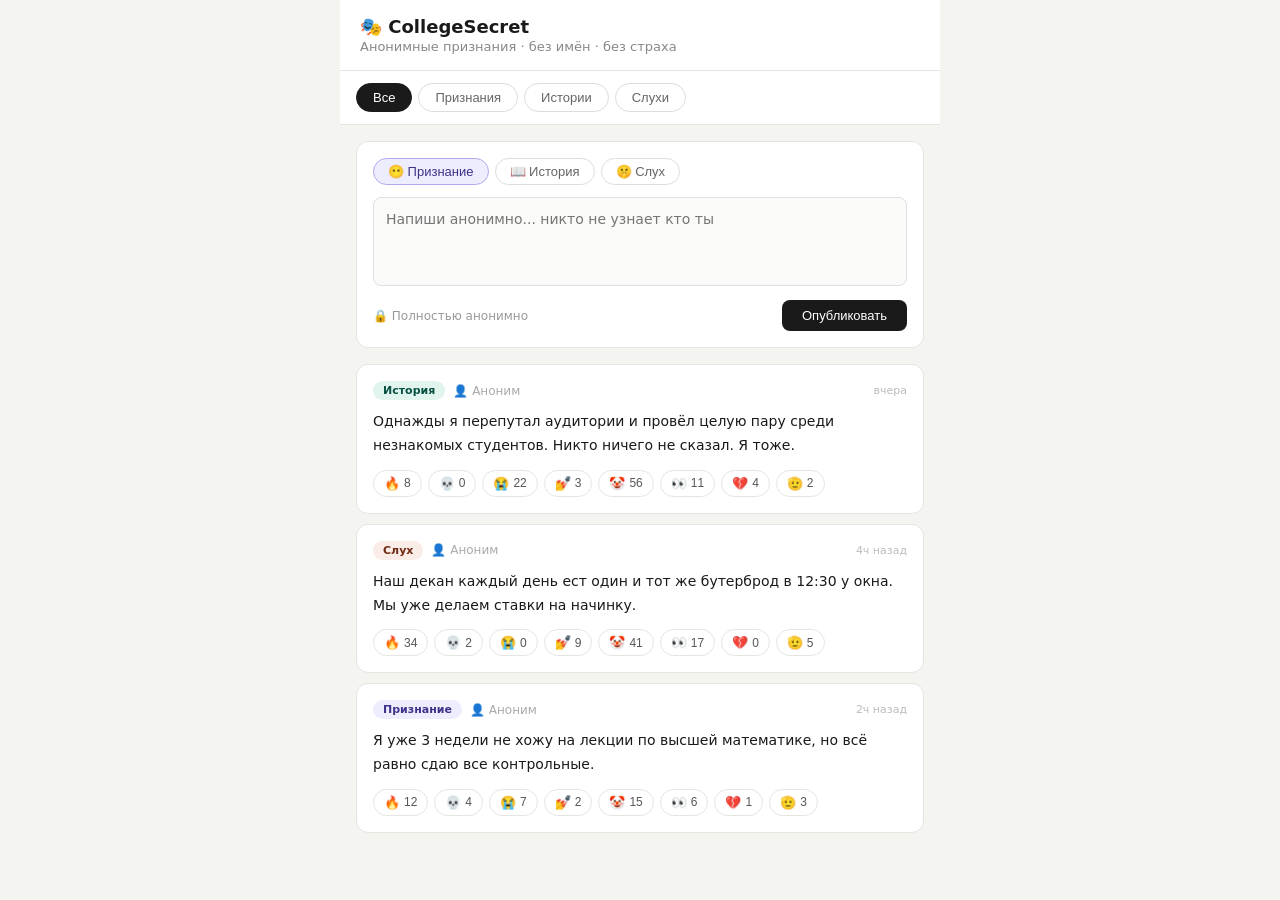
<file: index.html>
<!DOCTYPE html>
<html lang="ru">
<head>
  <meta charset="UTF-8">
  <meta name="viewport" content="width=device-width, initial-scale=1.0">
  <title>CollegeSecret</title>
  <link rel="stylesheet" href="style.css">
</head>
<body>

<div class="app">

  <div class="header">
    <h1>🎭 CollegeSecret</h1>
    <p>Анонимные признания · без имён · без страха</p>
  </div>

  <div class="tabs">
    <button class="tab active" onclick="setFilter('all', this)">Все</button>
    <button class="tab" onclick="setFilter('confession', this)">Признания</button>
    <button class="tab" onclick="setFilter('story', this)">Истории</button>
    <button class="tab" onclick="setFilter('gossip', this)">Слухи</button>
  </div>

  <div class="compose">
    <div class="compose-types">
      <button class="type-btn sel-confession" data-t="confession" onclick="selectType('confession')">😶 Признание</button>
      <button class="type-btn" data-t="story" onclick="selectType('story')">📖 История</button>
      <button class="type-btn" data-t="gossip" onclick="selectType('gossip')">🤫 Слух</button>
    </div>
    <textarea id="txt" rows="3" placeholder="Напиши анонимно... никто не узнает кто ты"></textarea>
    <div class="compose-footer">
      <span class="anon-badge">🔒 Полностью анонимно</span>
      <button class="post-btn" onclick="publish()">Опубликовать</button>
    </div>
  </div>

  <div class="feed" id="feed"></div>

</div>

<script>
  const EMOJIS = ['🔥','💀','😭','💅','🤡','👀','💔','🫡'];
  const typeLabels = { confession: 'Признание', story: 'История', gossip: 'Слух' };
  const tagClass   = { confession: 'tag-confession', story: 'tag-story', gossip: 'tag-gossip' };

  let filter  = 'all';
  let selType = 'confession';
  let nextId  = 4;

  let posts = [
    {
      id: 1, type: 'confession', time: '2ч назад',
      text: 'Я уже 3 недели не хожу на лекции по высшей математике, но всё равно сдаю все контрольные.',
      reactions: {'🔥':12,'💀':4,'😭':7,'💅':2,'🤡':15,'👀':6,'💔':1,'🫡':3}, voted: null
    },
    {
      id: 2, type: 'gossip', time: '4ч назад',
      text: 'Наш декан каждый день ест один и тот же бутерброд в 12:30 у окна. Мы уже делаем ставки на начинку.',
      reactions: {'🔥':34,'💀':2,'😭':0,'💅':9,'🤡':41,'👀':17,'💔':0,'🫡':5}, voted: null
    },
    {
      id: 3, type: 'story', time: 'вчера',
      text: 'Однажды я перепутал аудитории и провёл целую пару среди незнакомых студентов. Никто ничего не сказал. Я тоже.',
      reactions: {'🔥':8,'💀':0,'😭':22,'💅':3,'🤡':56,'👀':11,'💔':4,'🫡':2}, voted: null
    }
  ];

  function render() {
    const feed = document.getElementById('feed');
    const visible = filter === 'all' ? posts : posts.filter(p => p.type === filter);
    if (!visible.length) {
      feed.innerHTML = '<div class="empty">👻 Пока пусто</div>';
      return;
    }
    feed.innerHTML = visible.slice().reverse().map(p => `
      <div class="card">
        <div class="card-top">
          <span class="tag ${tagClass[p.type]}">${typeLabels[p.type]}</span>
          <span style="font-size:12px;color:#aaa">👤 Аноним</span>
          <span class="card-time">${p.time}</span>
        </div>
        <div class="card-text">${p.text}</div>
        <div class="reactions">
          ${EMOJIS.map(e => `
            <button class="react-btn ${p.voted === e ? 'voted' : ''}" onclick="react(${p.id},'${e}')">
              ${e} <span class="react-count">${p.reactions[e] || 0}</span>
            </button>
          `).join('')}
        </div>
      </div>
    `).join('');
  }

  function setFilter(f, btn) {
    filter = f;
    document.querySelectorAll('.tab').forEach(t => t.classList.remove('active'));
    btn.classList.add('active');
    render();
  }

  function selectType(t) {
    selType = t;
    document.querySelectorAll('.type-btn').forEach(b => {
      b.className = 'type-btn';
      if (b.dataset.t === t) b.classList.add('sel-' + t);
    });
    const ph = {
      confession: 'Признайся в том, что скрываешь...',
      story:      'Расскажи свою историю...',
      gossip:     'Поделись слухом анонимно...'
    };
    document.getElementById('txt').placeholder = ph[t];
  }

  function publish() {
    const txt = document.getElementById('txt').value.trim();
    if (!txt) return;
    const r = {};
    EMOJIS.forEach(e => r[e] = 0);
    posts.push({ id: nextId++, type: selType, text: txt, time: 'только что', reactions: r, voted: null });
    document.getElementById('txt').value = '';
    render();
  }

  function react(id, emoji) {
    const p = posts.find(x => x.id === id);
    if (!p) return;
    if (p.voted === emoji) {
      p.reactions[emoji]--;
      p.voted = null;
    } else {
      if (p.voted) p.reactions[p.voted]--;
      p.reactions[emoji] = (p.reactions[emoji] || 0) + 1;
      p.voted = emoji;
    }
    render();
  }

  render();
</script>

</body>
</html>
</file>
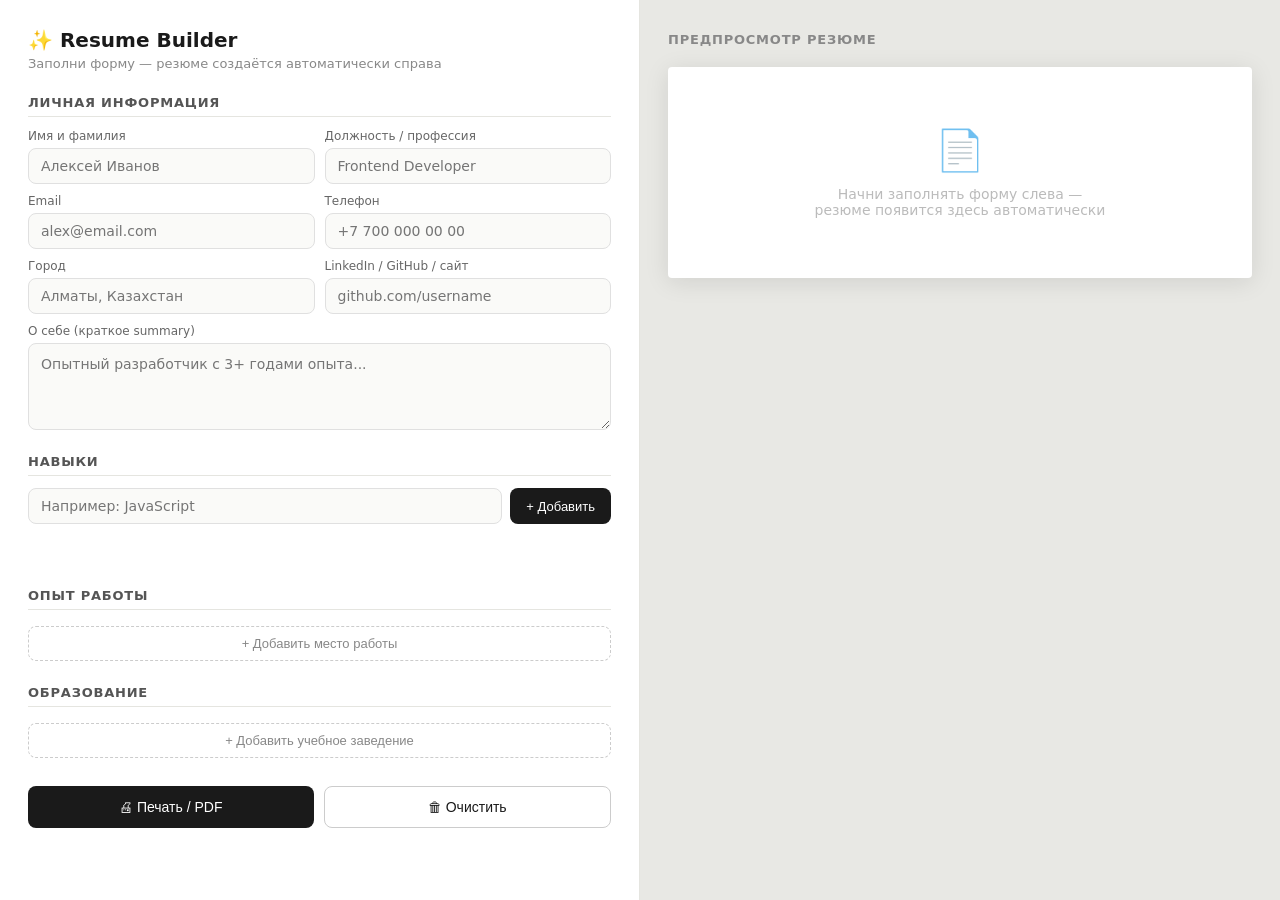
<file: resume-builder/index.html>
<!DOCTYPE html>
<html lang="ru">
<head>
  <meta charset="UTF-8">
  <meta name="viewport" content="width=device-width, initial-scale=1.0">
  <title>AI Resume Builder</title>
  <link rel="stylesheet" href="style.css">
</head>
<body>

<div class="app">

  <!-- ══ LEFT: FORM ══ -->
  <div class="form-panel">
    <h1>✨ Resume Builder</h1>
    <p>Заполни форму — резюме создаётся автоматически справа</p>

    <!-- Personal Info -->
    <div class="section-title">Личная информация</div>

    <div class="field-group">
      <div class="field">
        <label>Имя и фамилия</label>
        <input type="text" id="name" placeholder="Алексей Иванов" oninput="render()">
      </div>
      <div class="field">
        <label>Должность / профессия</label>
        <input type="text" id="jobTitle" placeholder="Frontend Developer" oninput="render()">
      </div>
    </div>

    <div class="field-group">
      <div class="field">
        <label>Email</label>
        <input type="email" id="email" placeholder="alex@email.com" oninput="render()">
      </div>
      <div class="field">
        <label>Телефон</label>
        <input type="text" id="phone" placeholder="+7 700 000 00 00" oninput="render()">
      </div>
    </div>

    <div class="field-group">
      <div class="field">
        <label>Город</label>
        <input type="text" id="city" placeholder="Алматы, Казахстан" oninput="render()">
      </div>
      <div class="field">
        <label>LinkedIn / GitHub / сайт</label>
        <input type="text" id="link" placeholder="github.com/username" oninput="render()">
      </div>
    </div>

    <div class="field-group full">
      <div class="field">
        <label>О себе (краткое summary)</label>
        <textarea id="summary" rows="3" placeholder="Опытный разработчик с 3+ годами опыта..." oninput="render()"></textarea>
      </div>
    </div>

    <!-- Skills -->
    <div class="section-title">Навыки</div>
    <div class="skills-input-wrap">
      <input type="text" id="skillInput" placeholder="Например: JavaScript" onkeydown="skillKeydown(event)">
      <button class="add-btn" onclick="addSkill()">+ Добавить</button>
    </div>
    <div class="tags" id="skillTags"></div>

    <!-- Experience -->
    <div class="section-title">Опыт работы</div>
    <div id="expBlocks"></div>
    <button class="add-entry-btn" onclick="addExp()">+ Добавить место работы</button>

    <!-- Education -->
    <div class="section-title">Образование</div>
    <div id="eduBlocks"></div>
    <button class="add-entry-btn" onclick="addEdu()">+ Добавить учебное заведение</button>

    <!-- Actions -->
    <div class="actions">
      <button class="btn-primary" onclick="window.print()">🖨 Печать / PDF</button>
      <button class="btn-secondary" onclick="clearAll()">🗑 Очистить</button>
    </div>
  </div>

  <!-- ══ RIGHT: PREVIEW ══ -->
  <div class="preview-panel">
    <h2>Предпросмотр резюме</h2>
    <div id="resume">
      <div class="empty-preview">
        <div style="font-size:40px;margin-bottom:12px">📄</div>
        Начни заполнять форму слева —<br>резюме появится здесь автоматически
      </div>
    </div>
  </div>

</div>

<script>
  let skills = [];
  let experiences = [];
  let educations = [];
  let expIdCounter = 0;
  let eduIdCounter = 0;

  /* ── SKILLS ── */
  function skillKeydown(e) {
    if (e.key === 'Enter') addSkill();
  }

  function addSkill() {
    const input = document.getElementById('skillInput');
    const val = input.value.trim();
    if (!val || skills.includes(val)) { input.value = ''; return; }
    skills.push(val);
    input.value = '';
    renderTags();
    render();
  }

  function removeSkill(s) {
    skills = skills.filter(x => x !== s);
    renderTags();
    render();
  }

  function renderTags() {
    document.getElementById('skillTags').innerHTML = skills.map(s => `
      <span class="tag">${s}<button onclick="removeSkill('${s}')" title="Удалить">×</button></span>
    `).join('');
  }

  /* ── EXPERIENCE ── */
  function addExp() {
    const id = expIdCounter++;
    experiences.push({ id, company: '', role: '', period: '', desc: '' });
    renderExpBlocks();
  }

  function removeExp(id) {
    experiences = experiences.filter(e => e.id !== id);
    renderExpBlocks();
    render();
  }

  function renderExpBlocks() {
    document.getElementById('expBlocks').innerHTML = experiences.map(e => `
      <div class="entry-block">
        <button class="remove-entry" onclick="removeExp(${e.id})">×</button>
        <div class="field-group">
          <div class="field">
            <label>Компания</label>
            <input type="text" value="${e.company}" placeholder="Google" oninput="updateExp(${e.id},'company',this.value)">
          </div>
          <div class="field">
            <label>Должность</label>
            <input type="text" value="${e.role}" placeholder="Junior Developer" oninput="updateExp(${e.id},'role',this.value)">
          </div>
        </div>
        <div class="field-group full" style="margin-top:10px">
          <div class="field">
            <label>Период</label>
            <input type="text" value="${e.period}" placeholder="2022 — 2024" oninput="updateExp(${e.id},'period',this.value)">
          </div>
        </div>
        <div class="field-group full" style="margin-top:10px">
          <div class="field">
            <label>Описание обязанностей</label>
            <textarea rows="2" placeholder="Разрабатывал интерфейсы на React..." oninput="updateExp(${e.id},'desc',this.value)">${e.desc}</textarea>
          </div>
        </div>
      </div>
    `).join('');
  }

  function updateExp(id, field, value) {
    const e = experiences.find(x => x.id === id);
    if (e) { e[field] = value; render(); }
  }

  /* ── EDUCATION ── */
  function addEdu() {
    const id = eduIdCounter++;
    educations.push({ id, school: '', degree: '', period: '' });
    renderEduBlocks();
  }

  function removeEdu(id) {
    educations = educations.filter(e => e.id !== id);
    renderEduBlocks();
    render();
  }

  function renderEduBlocks() {
    document.getElementById('eduBlocks').innerHTML = educations.map(e => `
      <div class="entry-block">
        <button class="remove-entry" onclick="removeEdu(${e.id})">×</button>
        <div class="field-group">
          <div class="field">
            <label>Учебное заведение</label>
            <input type="text" value="${e.school}" placeholder="КазНУ" oninput="updateEdu(${e.id},'school',this.value)">
          </div>
          <div class="field">
            <label>Специальность / степень</label>
            <input type="text" value="${e.degree}" placeholder="Информационные системы" oninput="updateEdu(${e.id},'degree',this.value)">
          </div>
        </div>
        <div class="field-group full" style="margin-top:10px">
          <div class="field">
            <label>Период</label>
            <input type="text" value="${e.period}" placeholder="2020 — 2024" oninput="updateEdu(${e.id},'period',this.value)">
          </div>
        </div>
      </div>
    `).join('');
  }

  function updateEdu(id, field, value) {
    const e = educations.find(x => x.id === id);
    if (e) { e[field] = value; render(); }
  }

  /* ── RENDER RESUME ── */
  function val(id) {
    return document.getElementById(id)?.value?.trim() || '';
  }

  function render() {
    const name     = val('name');
    const jobTitle = val('jobTitle');
    const email    = val('email');
    const phone    = val('phone');
    const city     = val('city');
    const link     = val('link');
    const summary  = val('summary');

    const hasAny = name || jobTitle || email || phone || skills.length || experiences.length || educations.length;

    if (!hasAny) {
      document.getElementById('resume').innerHTML = `
        <div class="empty-preview">
          <div style="font-size:40px;margin-bottom:12px">📄</div>
          Начни заполнять форму слева —<br>резюме появится здесь автоматически
        </div>`;
      return;
    }

    const contactsHTML = [
      email && `📧 ${email}`,
      phone && `📞 ${phone}`,
      city  && `📍 ${city}`,
      link  && `🔗 ${link}`
    ].filter(Boolean).map(c => `<span>${c}</span>`).join('');

    const skillsHTML = skills.length
      ? skills.map(s => `<span class="skill-pill">${s}</span>`).join('')
      : '<span style="font-size:12px;color:#bbb;font-family:system-ui">Навыки не добавлены</span>';

    const expHTML = experiences.length
      ? experiences.map(e => `
          <div class="resume-entry">
            <div class="resume-entry-title">${e.role || 'Должность'}</div>
            <div class="resume-entry-sub">
              <span>${e.company || 'Компания'}</span>
              <span style="color:#aaa">${e.period || ''}</span>
            </div>
            ${e.desc ? `<div class="resume-entry-desc">${e.desc}</div>` : ''}
          </div>
        `).join('')
      : '<div style="font-size:12px;color:#bbb;font-family:system-ui">Опыт не добавлен</div>';

    const eduHTML = educations.length
      ? educations.map(e => `
          <div class="resume-entry">
            <div class="resume-entry-title">${e.school || 'Учебное заведение'}</div>
            <div class="resume-entry-sub">
              <span>${e.degree || ''}</span>
              <span style="color:#aaa">${e.period || ''}</span>
            </div>
          </div>
        `).join('')
      : '<div style="font-size:12px;color:#bbb;font-family:system-ui">Образование не добавлено</div>';

    document.getElementById('resume').innerHTML = `
      <div class="resume-header">
        <h1>${name || 'Ваше имя'}</h1>
        ${jobTitle ? `<div class="job-title">${jobTitle}</div>` : ''}
        <div class="resume-contacts">${contactsHTML}</div>
      </div>

      <div class="resume-body">
        <div class="resume-sidebar">
          <div class="resume-section">
            <div class="resume-section-title">Навыки</div>
            ${skillsHTML}
          </div>
        </div>

        <div class="resume-main">
          ${summary ? `<div class="resume-summary">${summary}</div>` : ''}

          <div class="resume-section">
            <div class="resume-section-title">Опыт работы</div>
            ${expHTML}
          </div>

          <div class="resume-section">
            <div class="resume-section-title">Образование</div>
            ${eduHTML}
          </div>
        </div>
      </div>
    `;
  }

  /* ── CLEAR ── */
  function clearAll() {
    ['name','jobTitle','email','phone','city','link','summary'].forEach(id => {
      const el = document.getElementById(id);
      if (el) el.value = '';
    });
    skills = [];
    experiences = [];
    educations = [];
    expIdCounter = 0;
    eduIdCounter = 0;
    renderTags();
    renderExpBlocks();
    renderEduBlocks();
    render();
  }

  render();
</script>

</body>
</html>
</file>
<file: style.css>
* { box-sizing: border-box; margin: 0; padding: 0; }

body {
  font-family: system-ui, sans-serif;
  background: #f4f4f0;
  min-height: 100vh;
  color: #1a1a1a;
}

.app {
  max-width: 600px;
  margin: 0 auto;
  padding-bottom: 60px;
}

.header {
  background: #fff;
  border-bottom: 1px solid #e5e5e0;
  padding: 16px 20px;
  position: sticky;
  top: 0;
  z-index: 10;
}

.header h1 { font-size: 18px; font-weight: 600; }
.header p  { font-size: 13px; color: #888; margin-top: 2px; }

.tabs {
  display: flex;
  gap: 6px;
  padding: 12px 16px;
  background: #fff;
  border-bottom: 1px solid #e5e5e0;
  overflow-x: auto;
}

.tab {
  padding: 6px 16px;
  border-radius: 20px;
  border: 1px solid #ddd;
  font-size: 13px;
  cursor: pointer;
  background: transparent;
  color: #666;
  white-space: nowrap;
}

.tab.active {
  background: #1a1a1a;
  color: #fff;
  border-color: #1a1a1a;
  font-weight: 500;
}

.compose {
  background: #fff;
  border: 1px solid #e5e5e0;
  border-radius: 12px;
  margin: 16px;
  padding: 16px;
}

.compose-types {
  display: flex;
  gap: 6px;
  margin-bottom: 12px;
  flex-wrap: wrap;
}

.type-btn {
  padding: 5px 14px;
  border-radius: 20px;
  border: 1px solid #ddd;
  font-size: 13px;
  cursor: pointer;
  background: transparent;
  color: #666;
}

.type-btn.sel-confession { background: #EEEDFE; color: #3C3489; border-color: #AFA9EC; font-weight: 500; }
.type-btn.sel-story      { background: #E1F5EE; color: #085041; border-color: #5DCAA5; font-weight: 500; }
.type-btn.sel-gossip     { background: #FAECE7; color: #712B13; border-color: #F0997B; font-weight: 500; }

textarea {
  width: 100%;
  border: 1px solid #e0e0e0;
  border-radius: 8px;
  padding: 10px 12px;
  font-size: 14px;
  font-family: inherit;
  resize: none;
  background: #fafaf8;
  color: #1a1a1a;
  outline: none;
  line-height: 1.6;
}

textarea:focus { border-color: #aaa; }

.compose-footer {
  display: flex;
  align-items: center;
  justify-content: space-between;
  margin-top: 10px;
}

.anon-badge { font-size: 12px; color: #999; }

.post-btn {
  padding: 8px 20px;
  background: #1a1a1a;
  color: #fff;
  border: none;
  border-radius: 8px;
  font-size: 13px;
  font-weight: 500;
  cursor: pointer;
}

.post-btn:hover { background: #333; }

.feed {
  padding: 0 16px;
  display: flex;
  flex-direction: column;
  gap: 10px;
}

.card {
  background: #fff;
  border: 1px solid #e5e5e0;
  border-radius: 12px;
  padding: 16px;
  animation: fadeIn 0.2s ease;
}

@keyframes fadeIn {
  from { opacity: 0; transform: translateY(6px); }
  to   { opacity: 1; transform: translateY(0); }
}

.card-top {
  display: flex;
  align-items: center;
  gap: 8px;
  margin-bottom: 10px;
}

.tag {
  font-size: 11px;
  font-weight: 600;
  padding: 3px 10px;
  border-radius: 20px;
}

.tag-confession { background: #EEEDFE; color: #3C3489; }
.tag-story      { background: #E1F5EE; color: #085041; }
.tag-gossip     { background: #FAECE7; color: #712B13; }

.card-time { font-size: 11px; color: #bbb; margin-left: auto; }

.card-text { font-size: 14px; line-height: 1.7; }

.reactions {
  display: flex;
  gap: 6px;
  margin-top: 12px;
  flex-wrap: wrap;
}

.react-btn {
  display: flex;
  align-items: center;
  gap: 4px;
  padding: 5px 10px;
  border-radius: 20px;
  border: 1px solid #e5e5e0;
  font-size: 13px;
  cursor: pointer;
  background: transparent;
  color: #555;
}

.react-btn:hover { background: #f4f4f0; }
.react-btn.voted { background: #f0f0f0; border-color: #aaa; font-weight: 600; }

.react-count { font-size: 12px; }

.empty { text-align: center; padding: 40px 20px; color: #bbb; font-size: 14px; }
</file>
<file: resume-builder/style.css>
* { box-sizing: border-box; margin: 0; padding: 0; }

body {
  font-family: system-ui, sans-serif;
  background: #f4f4f0;
  min-height: 100vh;
  color: #1a1a1a;
}

/* ── LAYOUT ── */
.app {
  display: grid;
  grid-template-columns: 1fr 1fr;
  min-height: 100vh;
}

@media (max-width: 860px) {
  .app { grid-template-columns: 1fr; }
  .preview-panel { display: none; }
  .preview-panel.show { display: block; }
}

/* ── LEFT PANEL (form) ── */
.form-panel {
  background: #fff;
  border-right: 1px solid #e5e5e0;
  padding: 28px 28px 60px;
  overflow-y: auto;
  max-height: 100vh;
}

.form-panel h1 {
  font-size: 20px;
  font-weight: 600;
  margin-bottom: 4px;
}

.form-panel > p {
  font-size: 13px;
  color: #888;
  margin-bottom: 24px;
}

.section-title {
  font-size: 13px;
  font-weight: 600;
  color: #555;
  text-transform: uppercase;
  letter-spacing: 0.06em;
  margin: 24px 0 12px;
  padding-bottom: 6px;
  border-bottom: 1px solid #e5e5e0;
}

.field-group {
  display: grid;
  grid-template-columns: 1fr 1fr;
  gap: 10px;
  margin-bottom: 10px;
}

.field-group.full { grid-template-columns: 1fr; }

.field {
  display: flex;
  flex-direction: column;
  gap: 5px;
}

label {
  font-size: 12px;
  color: #666;
  font-weight: 500;
}

input, textarea, select {
  border: 1px solid #e0e0e0;
  border-radius: 8px;
  padding: 9px 12px;
  font-size: 14px;
  font-family: inherit;
  background: #fafaf8;
  color: #1a1a1a;
  outline: none;
  transition: border-color 0.15s;
}

input:focus, textarea:focus, select:focus { border-color: #aaa; }
textarea { resize: vertical; line-height: 1.6; }

/* ── SKILL TAGS ── */
.skills-input-wrap {
  display: flex;
  gap: 8px;
  margin-bottom: 8px;
}

.skills-input-wrap input { flex: 1; }

.add-btn {
  padding: 9px 16px;
  background: #1a1a1a;
  color: #fff;
  border: none;
  border-radius: 8px;
  font-size: 13px;
  cursor: pointer;
  white-space: nowrap;
}

.add-btn:hover { background: #333; }

.tags {
  display: flex;
  flex-wrap: wrap;
  gap: 6px;
  min-height: 32px;
}

.tag {
  display: flex;
  align-items: center;
  gap: 5px;
  background: #f0f0f0;
  border-radius: 20px;
  padding: 4px 12px;
  font-size: 13px;
  color: #333;
}

.tag button {
  background: none;
  border: none;
  cursor: pointer;
  font-size: 14px;
  color: #999;
  padding: 0;
  line-height: 1;
}

.tag button:hover { color: #333; }

/* ── EXPERIENCE / EDUCATION BLOCKS ── */
.entry-block {
  border: 1px solid #e5e5e0;
  border-radius: 10px;
  padding: 14px;
  margin-bottom: 10px;
  background: #fafaf8;
  position: relative;
}

.entry-block .remove-entry {
  position: absolute;
  top: 10px;
  right: 10px;
  background: none;
  border: none;
  font-size: 18px;
  color: #ccc;
  cursor: pointer;
  line-height: 1;
}

.entry-block .remove-entry:hover { color: #e24b4a; }

.entry-block .field-group { margin-bottom: 0; }

.add-entry-btn {
  width: 100%;
  padding: 9px;
  border: 1px dashed #ccc;
  border-radius: 8px;
  background: transparent;
  color: #888;
  font-size: 13px;
  cursor: pointer;
  margin-top: 4px;
}

.add-entry-btn:hover { border-color: #aaa; color: #555; background: #f9f9f7; }

/* ── ACTION BUTTONS ── */
.actions {
  display: flex;
  gap: 10px;
  margin-top: 28px;
}

.btn-primary {
  flex: 1;
  padding: 12px;
  background: #1a1a1a;
  color: #fff;
  border: none;
  border-radius: 8px;
  font-size: 14px;
  font-weight: 500;
  cursor: pointer;
}

.btn-primary:hover { background: #333; }

.btn-secondary {
  flex: 1;
  padding: 12px;
  background: transparent;
  color: #1a1a1a;
  border: 1px solid #ccc;
  border-radius: 8px;
  font-size: 14px;
  font-weight: 500;
  cursor: pointer;
}

.btn-secondary:hover { background: #f4f4f0; }

/* ── RIGHT PANEL (preview) ── */
.preview-panel {
  background: #e8e8e4;
  padding: 32px 28px;
  overflow-y: auto;
  max-height: 100vh;
  display: flex;
  flex-direction: column;
  align-items: center;
}

.preview-panel h2 {
  font-size: 13px;
  font-weight: 600;
  color: #888;
  text-transform: uppercase;
  letter-spacing: 0.06em;
  margin-bottom: 20px;
  align-self: flex-start;
}

/* ── RESUME DOCUMENT ── */
#resume {
  width: 100%;
  max-width: 640px;
  background: #fff;
  border-radius: 4px;
  box-shadow: 0 4px 24px rgba(0,0,0,0.10);
  overflow: hidden;
  font-family: 'Georgia', serif;
}

.resume-header {
  background: #1a1a1a;
  color: #fff;
  padding: 32px 36px 28px;
}

.resume-header h1 {
  font-size: 28px;
  font-weight: 700;
  letter-spacing: 0.01em;
  margin-bottom: 4px;
  color: #fff;
}

.resume-header .job-title {
  font-size: 14px;
  color: #aaa;
  font-family: system-ui, sans-serif;
  margin-bottom: 16px;
  font-style: italic;
}

.resume-contacts {
  display: flex;
  flex-wrap: wrap;
  gap: 16px;
  margin-top: 12px;
}

.resume-contacts span {
  font-size: 12px;
  color: #ccc;
  font-family: system-ui, sans-serif;
}

.resume-body {
  display: grid;
  grid-template-columns: 1fr 2fr;
  min-height: 400px;
}

.resume-sidebar {
  background: #f7f7f5;
  padding: 24px 20px;
  border-right: 1px solid #e5e5e0;
}

.resume-main {
  padding: 24px 28px;
}

.resume-section {
  margin-bottom: 24px;
}

.resume-section-title {
  font-size: 10px;
  font-weight: 700;
  text-transform: uppercase;
  letter-spacing: 0.12em;
  color: #888;
  margin-bottom: 10px;
  padding-bottom: 6px;
  border-bottom: 1px solid #e0e0e0;
  font-family: system-ui, sans-serif;
}

.skill-pill {
  display: inline-block;
  background: #1a1a1a;
  color: #fff;
  font-size: 11px;
  padding: 3px 10px;
  border-radius: 20px;
  margin: 3px 3px 3px 0;
  font-family: system-ui, sans-serif;
}

.resume-entry { margin-bottom: 16px; }

.resume-entry-title {
  font-size: 14px;
  font-weight: 700;
  color: #1a1a1a;
  margin-bottom: 2px;
}

.resume-entry-sub {
  font-size: 12px;
  color: #555;
  font-family: system-ui, sans-serif;
  margin-bottom: 5px;
  display: flex;
  justify-content: space-between;
}

.resume-entry-desc {
  font-size: 12px;
  color: #444;
  line-height: 1.7;
  font-family: system-ui, sans-serif;
}

.resume-summary {
  font-size: 13px;
  color: #444;
  line-height: 1.8;
  font-family: system-ui, sans-serif;
  margin-bottom: 20px;
  padding-bottom: 20px;
  border-bottom: 1px solid #e5e5e0;
}

/* ── EMPTY STATE ── */
.empty-preview {
  text-align: center;
  color: #bbb;
  padding: 60px 20px;
  font-size: 14px;
  font-family: system-ui, sans-serif;
}

/* ── PRINT ── */
@media print {
  .form-panel, .preview-panel h2 { display: none; }
  .preview-panel {
    background: #fff;
    padding: 0;
    max-height: none;
  }
  #resume {
    box-shadow: none;
    border-radius: 0;
    max-width: 100%;
  }
}
</file>
